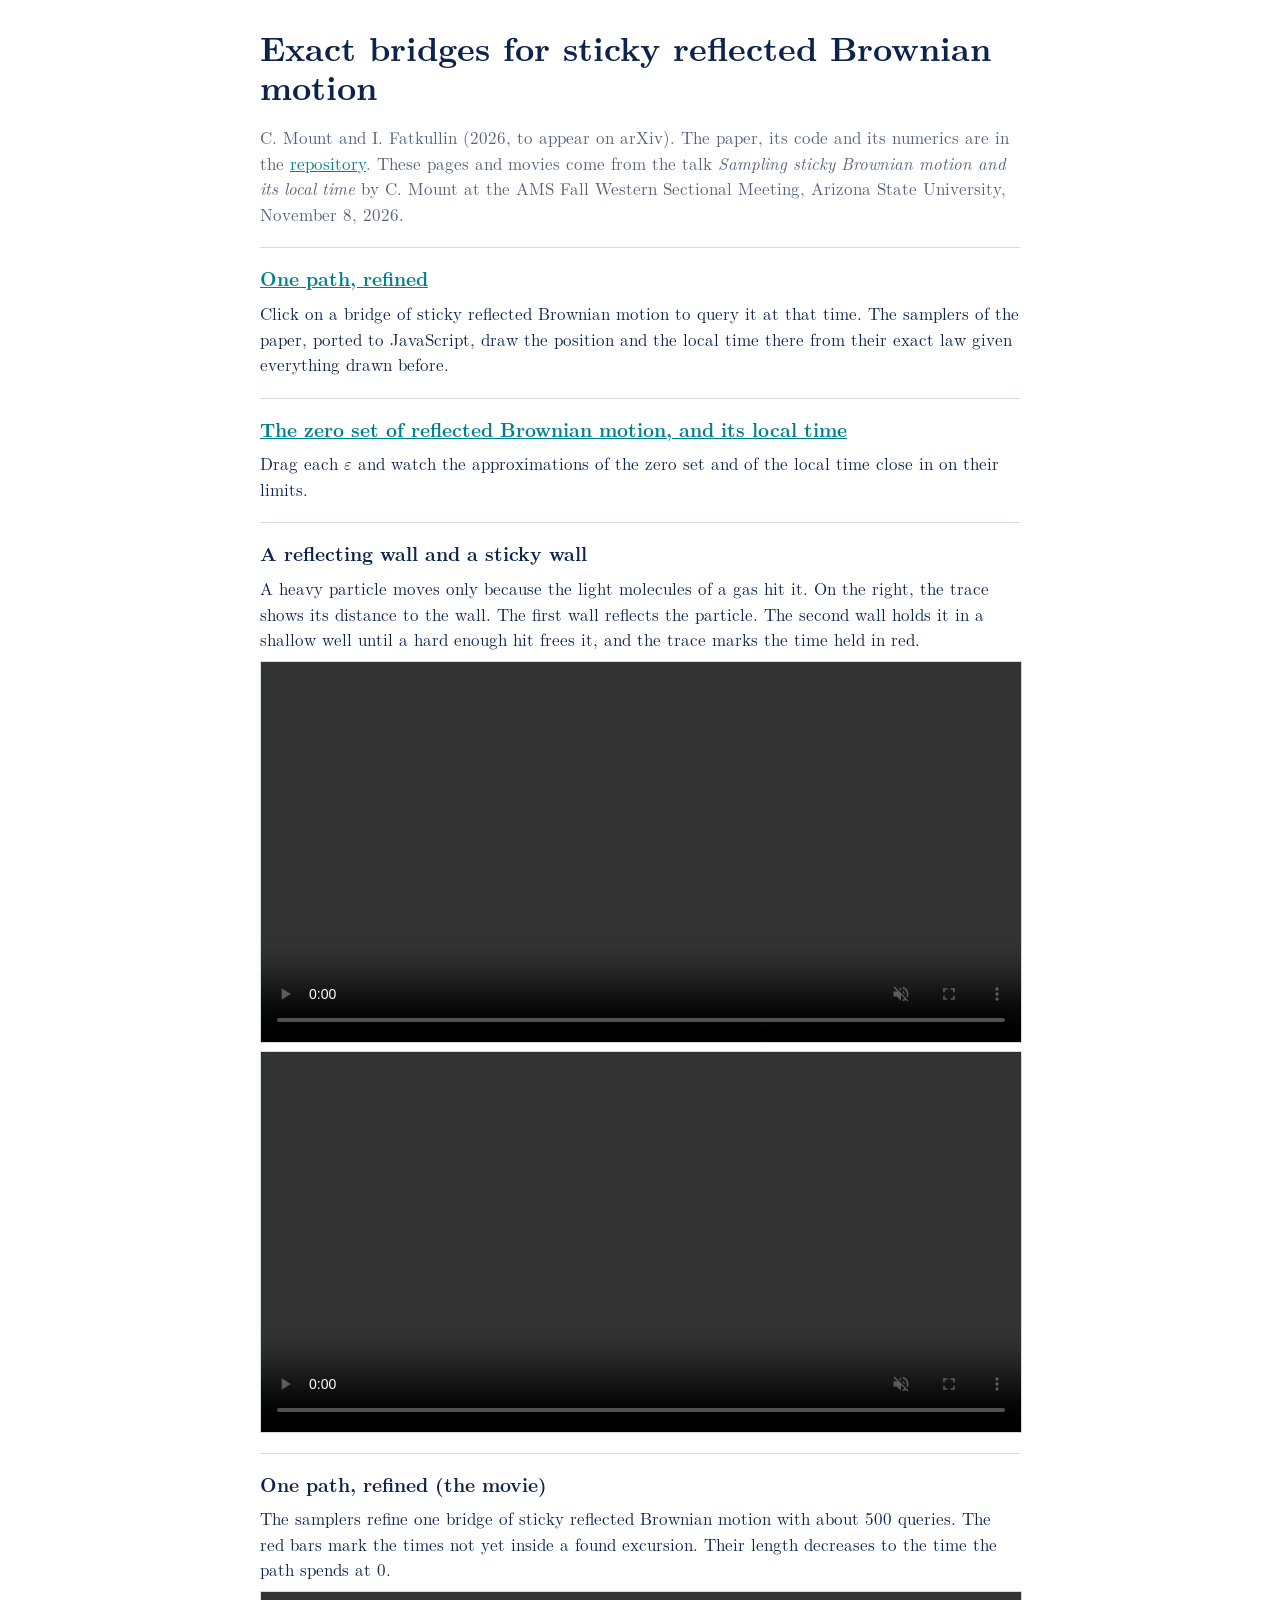
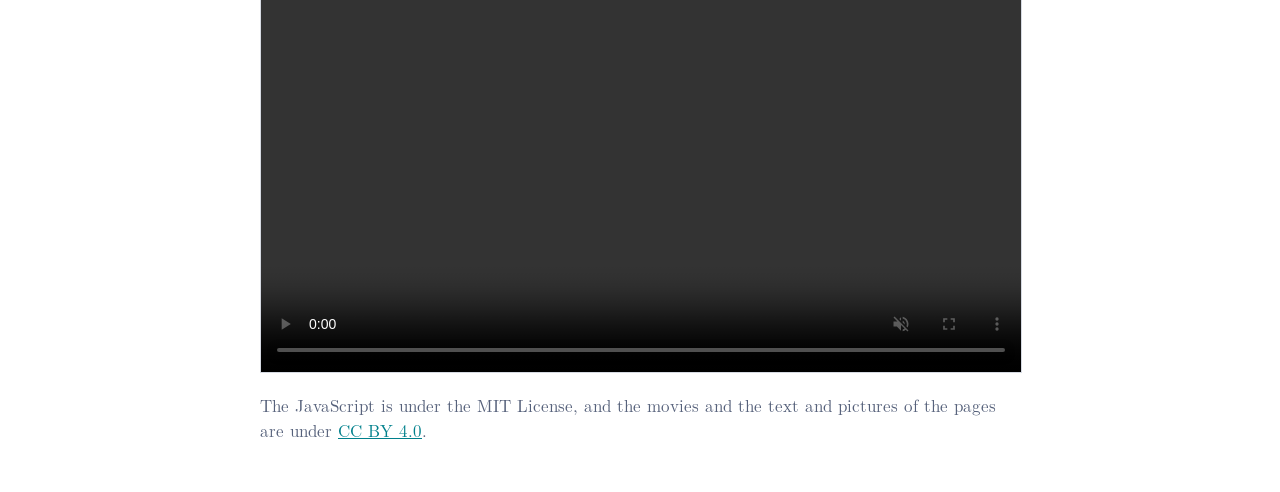
<file: docs/index.html>
<!doctype html>
<html lang="en">
<head>
<meta charset="utf-8">
<meta name="viewport" content="width=device-width, initial-scale=1">
<title>Exact bridges for sticky reflected Brownian motion</title>
<link rel="stylesheet" href="refine/fonts.css">
<style>
:root { --bg: #ffffff; --ink: #0c234b; --muted: #55607a; --rule: #d6dae2; --teal: #00808c;
        --body: "LM", "LMM", "LMX", "Latin Modern Roman", "Computer Modern", serif; }
@media (prefers-color-scheme: dark) { :root { --bg: #0d1220; --ink: #c9d6f2; --muted: #93a0b8; --rule: #2a3550; --teal: #4cc9d4; color-scheme: dark; } }
body { background: var(--bg); color: var(--ink); font-family: var(--body); font-size: 17px; line-height: 1.5; margin: 0; padding: 28px 16px 48px; }
main { max-width: 760px; margin: 0 auto; display: grid; gap: 20px; }
h1 { font-weight: 700; font-size: clamp(1.6rem, 4vw, 2.1rem); line-height: 1.15; margin: 0; }
p { margin: 0; }
.lede { color: var(--muted); }
section { border-top: 1px solid var(--rule); padding-top: 16px; display: grid; gap: 8px; }
h2 { font-size: 1.2rem; margin: 0; }
a { color: var(--teal); }
video { width: 100%; height: auto; border: 1px solid var(--rule); background: #fff; }
</style>
</head>
<body>
<main>
  <h1>Exact bridges for sticky reflected Brownian motion</h1>
  <p class="lede">C. Mount and I. Fatkullin (2026, to appear on arXiv). The paper, its code and its numerics are in the
    <a href="https://github.com/chris-mount-60/sticky-bm-bridges">repository</a>. These pages and movies come from the
    talk <i>Sampling sticky Brownian motion and its local time</i> by C. Mount at the AMS Fall Western Sectional Meeting,
    Arizona State University, November 8, 2026.</p>
  <section>
    <h2><a href="refine/">One path, refined</a></h2>
    <p>Click on a bridge of sticky reflected Brownian motion to query it at that time. The samplers of the paper,
      ported to JavaScript, draw the position and the local time there from their exact law given everything drawn
      before.</p>
  </section>
  <section>
    <h2><a href="zero-set/">The zero set of reflected Brownian motion, and its local time</a></h2>
    <p>Drag each 𝜀 and watch the approximations of the zero set and of the local time close in on their limits.</p>
  </section>
  <section>
    <h2>A reflecting wall and a sticky wall</h2>
    <p>A heavy particle moves only because the light molecules of a gas hit it. On the right, the trace shows its
      distance to the wall. The first wall reflects the particle. The second wall holds it in a shallow well until a
      hard enough hit frees it, and the trace marks the time held in red.</p>
    <video src="movies/reflecting_wall.mp4" controls muted playsinline preload="metadata"></video>
    <video src="movies/sticky_wall.mp4" controls muted playsinline preload="metadata"></video>
  </section>
  <section>
    <h2>One path, refined (the movie)</h2>
    <p>The samplers refine one bridge of sticky reflected Brownian motion with about 500 queries. The red bars mark the times
      not yet inside a found excursion. Their length decreases to the time the path spends at 0.</p>
    <video src="movies/one_path_refined.mp4" controls muted playsinline preload="metadata"></video>
  </section>
  <p class="lede">The JavaScript is under the MIT License, and the movies and the text and pictures of the pages are under
    <a href="https://creativecommons.org/licenses/by/4.0/">CC BY 4.0</a>.</p>
</main>
</body>
</html>
</file>
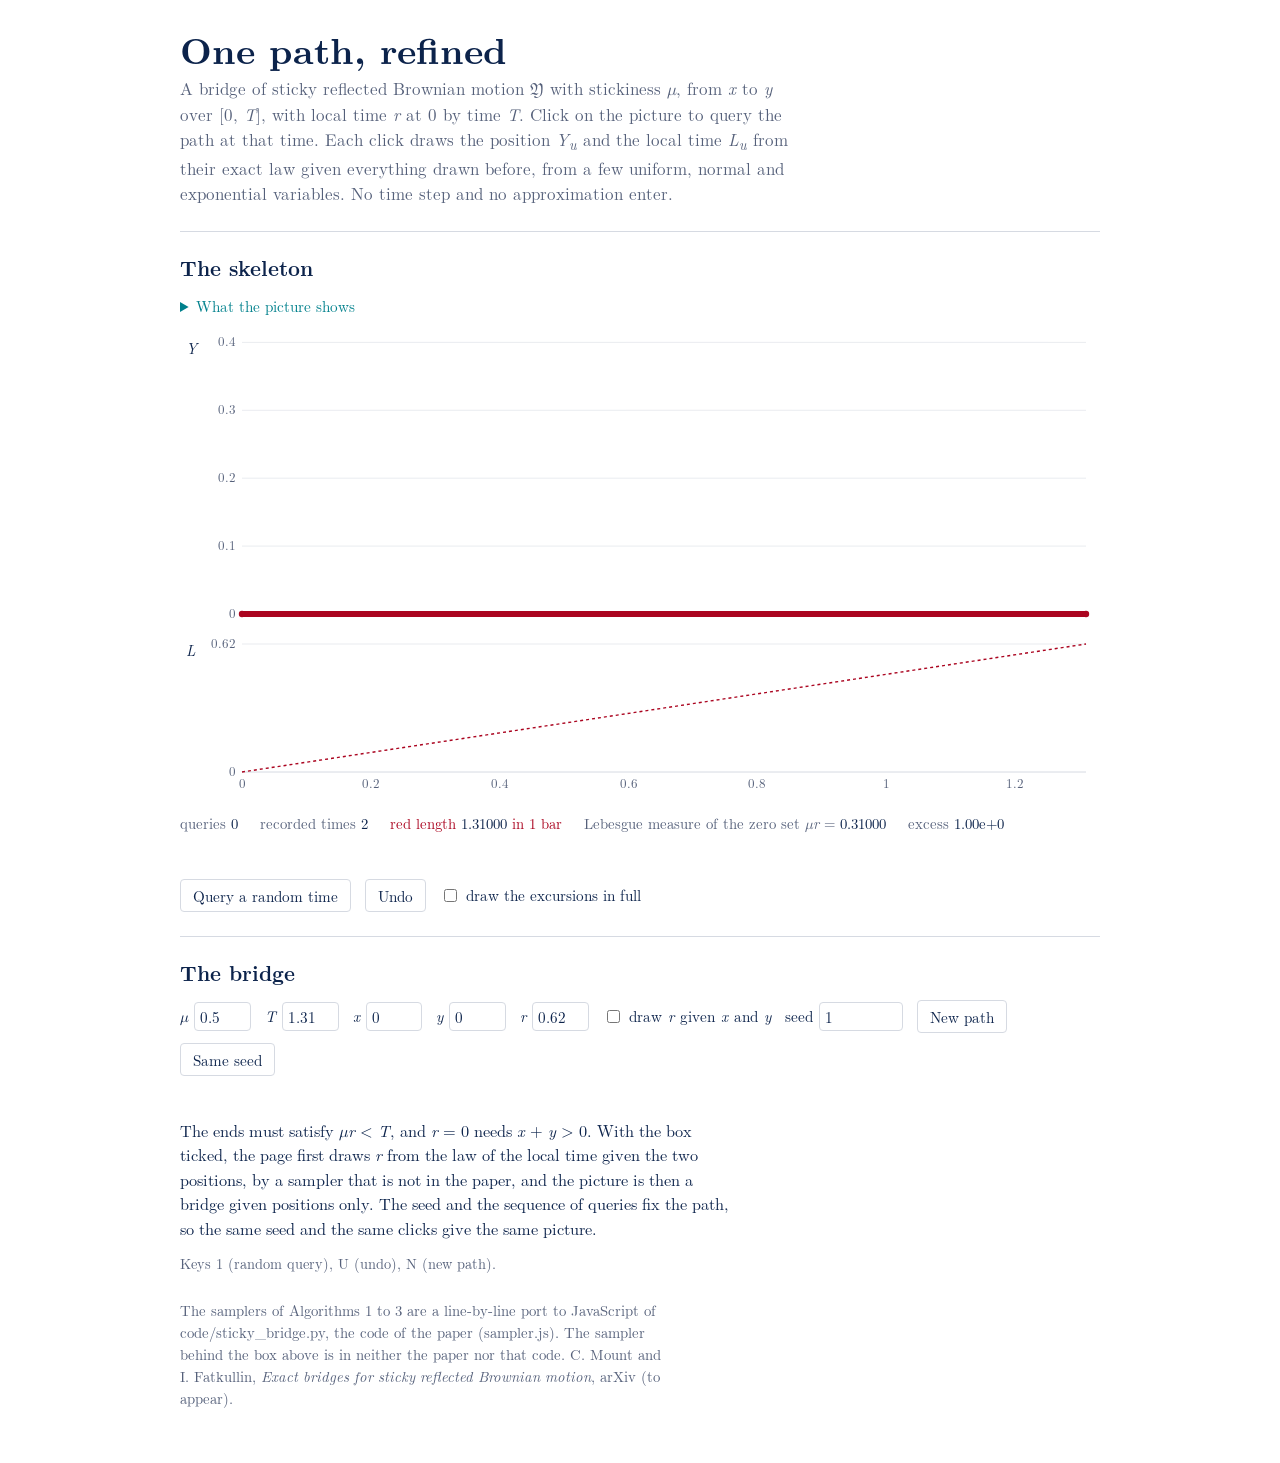
<file: docs/refine/index.html>
<!doctype html>
<html lang="en">
<head>
<meta charset="utf-8">
<meta name="viewport" content="width=device-width, initial-scale=1">
<title>One path, refined</title>
<link rel="stylesheet" href="fonts.css">
<style>
/* the style of the zero-set page (talk/zero_set) and of the talk pictures */
:root {
  --bg: #ffffff; --ink: #0c234b; --muted: #55607a; --rule: #d6dae2; --accent: #ab0520; --teal: #00808c;
  --ghost: #b4b4b4; --violet: #804da6; --band: rgba(171, 5, 32, 0.12);
  --body: "LM", "LMM", "LMX", "Latin Modern Roman", "Computer Modern", serif;
}
@media (prefers-color-scheme: dark) {
  :root { --bg: #0d1220; --ink: #c9d6f2; --muted: #93a0b8; --rule: #2a3550; --accent: #ff6b7f; --teal: #4cc9d4;
          --ghost: #4b5671; --violet: #b39dff; --band: rgba(255, 107, 127, 0.16); color-scheme: dark; }
}
body { background: var(--bg); color: var(--ink); font-family: var(--body); font-size: 17px; line-height: 1.5;
       padding: 28px max(16px, env(safe-area-inset-right, 0px)) 48px max(16px, env(safe-area-inset-left, 0px)); margin: 0; }
main { max-width: 920px; margin: 0 auto; display: grid; gap: 24px; }
header { display: grid; gap: 6px; }
h1 { font-weight: 700; font-size: clamp(1.7rem, 4vw, 2.3rem); line-height: 1.15; margin: 0; text-wrap: balance; }
h2 { font-weight: 700; font-size: 1.3rem; margin: 0; }
.lede { color: var(--muted); max-width: 68ch; margin: 0; }
section { border-top: 1px solid var(--rule); padding-top: 20px; display: grid; gap: 12px; min-width: 0; }
.def { margin: 0; max-width: 70ch; font-size: 1.02rem; }
canvas { display: block; width: 100%; height: 470px; cursor: crosshair; touch-action: manipulation; }
.ctrl { display: flex; flex-wrap: wrap; align-items: center; gap: 10px 14px; }
.ctrl label { font-size: 0.95rem; white-space: nowrap; display: inline-flex; align-items: center; gap: 6px; }
.ctrl input[type=number] { font-family: var(--body); font-size: 0.95rem; width: 5.6ch; color: var(--ink); background: transparent;
  border: 1px solid var(--rule); border-radius: 4px; padding: 3px 5px; font-variant-numeric: tabular-nums; }
.ctrl input[type=number].seed { width: 9ch; }
.ctrl input[type=number]:disabled { color: var(--muted); }
.ctrl input[type=checkbox] { accent-color: var(--accent); }
button { font-family: var(--body); font-size: 0.95rem; color: var(--ink); background: transparent; border: 1px solid var(--rule);
  border-radius: 4px; padding: 5px 12px; cursor: pointer; }
button:hover { border-color: var(--accent); }
button.on { border-color: var(--accent); color: var(--accent); }
button:focus-visible, input:focus-visible { outline: 2px solid var(--accent); outline-offset: 2px; }
.read { display: flex; flex-wrap: wrap; gap: 4px 22px; font-size: 0.92rem; font-variant-numeric: tabular-nums; color: var(--muted); min-height: 1.4em; }
.read b { color: var(--ink); font-weight: 400; }
.read .acc { color: var(--accent); }
.read .tl { color: var(--teal); }
.msg { color: var(--accent); font-size: 0.92rem; min-height: 1.3em; margin: 0; }
.keys { color: var(--muted); font-size: 0.9rem; margin: 0; }
details.more summary { cursor: pointer; color: var(--teal); font-size: 0.95rem; width: fit-content; }
details.more summary:hover { text-decoration: underline; }
details.more[open] summary { margin-bottom: 8px; }
footer { color: var(--muted); font-size: 0.92rem; max-width: 70ch; }
footer p { margin: 0 0 6px; }
a { color: var(--teal); }
code { font-family: var(--body); }
</style>
</head>
<body>
<main>
  <header>
    <h1>One path, refined</h1>
    <p class="lede">A bridge of sticky reflected Brownian motion 𝔜 with stickiness <i>μ</i>, from <i>x</i> to <i>y</i> over [0, <i>T</i>], with local time <i>r</i> at 0 by time <i>T</i>. Click on the picture to query the path at that time. Each click draws the position <i>Y<sub>u</sub></i> and the local time <i>L<sub>u</sub></i> from their exact law given everything drawn before, from a few uniform, normal and exponential variables. No time step and no approximation enter.</p>
  </header>

  <section aria-labelledby="h-path">
    <h2 id="h-path">The skeleton</h2>
    <details class="more"><summary>What the picture shows</summary>
      <p class="def">The sampler keeps a skeleton of the path, the times it has queried with the position and the local time at each, together with the zeros it has drawn. Between two recorded times the local time either stays constant, and then the path is a Bessel(3) bridge away from 0, or it grows, and then both ends sit at 0. The red bars mark the intervals where it grows. They hold the zero set of the path, and their total length decreases to its Lebesgue measure <i>μr</i> as the skeleton grows. A query in a red bar that lands above 0 also draws the start and the end of its excursion, so the new excursion leaves the red at once.</p>
    </details>
    <canvas id="cv" aria-label="The path above and its local time below; click to query the path"></canvas>
    <div class="read" id="read"></div>
    <div class="read" id="last"></div>
    <div class="ctrl">
      <button id="b-one" title="key 1">Query a random time</button>
      <button id="b-undo" title="key U">Undo</button>
      <label><input type="checkbox" id="c-fill"> draw the excursions in full</label>
    </div>
  </section>

  <section aria-labelledby="h-par">
    <h2 id="h-par">The bridge</h2>
    <div class="ctrl">
      <label><i>μ</i> <input type="number" id="p-mu" value="0.5" min="0.001" step="0.05"></label>
      <label><i>T</i> <input type="number" id="p-T" value="1.31" min="0.01" step="0.1"></label>
      <label><i>x</i> <input type="number" id="p-x" value="0" min="0" step="0.05"></label>
      <label><i>y</i> <input type="number" id="p-y" value="0" min="0" step="0.05"></label>
      <label><i>r</i> <input type="number" id="p-r" value="0.62" min="0" step="0.05"></label>
      <label><input type="checkbox" id="c-free"> draw <i>r</i> given <i>x</i> and <i>y</i></label>
      <label>seed <input type="number" class="seed" id="p-seed" value="1" min="0" step="1"></label>
      <button id="b-new" title="key N">New path</button>
      <button id="b-same">Same seed</button>
    </div>
    <p class="msg" id="msg"></p>
    <p class="def">The ends must satisfy <i>μr</i> &lt; <i>T</i>, and <i>r</i> = 0 needs <i>x</i> + <i>y</i> &gt; 0. With the box ticked, the page first draws <i>r</i> from the law of the local time given the two positions, by a sampler that is not in the paper, and the picture is then a bridge given positions only. The seed and the sequence of queries fix the path, so the same seed and the same clicks give the same picture.</p>
    <p class="keys">Keys 1 (random query), U (undo), N (new path).</p>
  </section>

  <footer>
    <p>The samplers of Algorithms 1 to 3 are a line-by-line port to JavaScript of <code>code/sticky_bridge.py</code>, the code of the paper (sampler.js). The sampler behind the box above is in neither the paper nor that code. C. Mount and I. Fatkullin, <i>Exact bridges for sticky reflected Brownian motion</i>, arXiv (to appear).</p>
  </footer>
</main>

<script src="sampler.js"></script>
<script>
(function () {
  'use strict';
  const S = window.StickySampler;
  const cv = document.getElementById('cv'), ctx = cv.getContext('2d');
  const $ = id => document.getElementById(id);
  const MAXPTS = 60000, MAXUNDO = 60;
  let P, R, rng, qrng, undo = [], hoverU = null, last = null, nQueries = 0, zTop = 0.5;

  function css(name) { return getComputedStyle(document.documentElement).getPropertyValue(name).trim(); }
  function num(id) { return parseFloat($(id).value); }

  // ------------------------------------------------------------------ a new path
  function newPath(seed) {
    const mu = num('p-mu'), T = num('p-T'), x = num('p-x'), y = num('p-y'), free = $('c-free').checked;
    let r = num('p-r');
    $('msg').textContent = '';
    if (!(mu > 0) || !(T > 0) || !(x >= 0) || !(y >= 0)) { $('msg').textContent = 'Need μ > 0, T > 0, x ≥ 0 and y ≥ 0.'; return; }
    rng = S.makeRng(seed); qrng = S.makeRng(seed ^ 0x5bd1e995);
    if (free) { r = S.local_time_given_positions(rng, x, y, T, mu); $('p-r').value = r.toPrecision(4); }
    else {
      if (!(r >= 0)) { $('msg').textContent = 'Need r ≥ 0.'; return; }
      if (mu * r >= T) { $('msg').textContent = 'Need μr < T: the path spends the time μr at 0.'; return; }
      if (r === 0 && x + y === 0) { $('msg').textContent = 'With r = 0 the path never reaches 0, so it needs x + y > 0.'; return; }
    }
    P = { mu, T, x, y, r, seed };
    R = S.Skeleton.bridge(rng, x, y, r, T, mu);
    undo = []; last = null; nQueries = 0;
    zTop = Math.max(0.35 * Math.sqrt(T), 1.15 * Math.max(x, y));
    fill(); draw();
  }

  // ------------------------------------------------------------------ queries
  function snapshot() {
    undo.push({ s: R.s.slice(), z: R.z.slice(), a: R.a.slice(), th: R.th.slice(), last, nQueries });
    if (undo.length > MAXUNDO) undo.shift();
  }
  function intervalOf(u) {               // index i with s_i < u < s_{i+1}, or -1 if u is recorded
    let lo = 0, hi = R.s.length;
    while (lo < hi) { const m = (lo + hi) >> 1; if (R.s[m] < u) lo = m + 1; else hi = m; }
    return (lo < R.s.length && R.s[lo] === u) ? -1 : lo - 1;
  }
  function ask(u) {                       // one query, with a note of the case for the readout
    const i = intervalOf(u);
    if (i < 0 || R.s.length >= MAXPTS) return null;
    const kind = R.a[i + 1] === R.a[i] ? 'constant' : 'increasing';
    const n0 = R.s.length;
    const [z, a] = R.query(rng, u);
    nQueries++;
    let g = null, d = null;
    if (R.s.length === n0 + 3) { const k = R.s.indexOf(u); g = R.s[k - 1]; d = R.s[k + 1]; }
    return { u, z, a, kind, g, d };
  }
  function fill() {                       // draws each excursion on a grid of about one query per pixel
    if (!$('c-fill').checked) return;
    const h = P.T / Math.max(300, cv.clientWidth - 76);
    const ts = [];
    for (let i = 0; i + 1 < R.s.length; i++) {
      if (R.a[i + 1] !== R.a[i]) continue;
      const L = R.s[i + 1] - R.s[i];
      if (L <= 1.5 * h) continue;
      const n = Math.ceil(L / h);
      for (let k = 1; k < n; k++) ts.push(R.s[i] + k * L / n);
    }
    for (const t of ts) { if (R.s.length >= MAXPTS) break; R.query(rng, t); }
  }
  function act(times) {                   // queries at the given times, in order, then the excursion fill
    snapshot();
    let q = null;
    for (const u of times) { const res = ask(u); if (res) q = res; }
    if (q) last = q;
    fill(); draw();
  }
  function redIntervals() {
    const out = [];
    for (let i = 0; i + 1 < R.s.length; i++) if (R.a[i + 1] !== R.a[i]) out.push([R.s[i], R.s[i + 1]]);
    return out;
  }
  function randomRedTime() {              // uniform on the red bars (on [0, T] if there are none)
    const red = redIntervals();
    let tot = 0; for (const [l, r] of red) tot += r - l;
    if (tot <= 0) return qrng.random() * P.T;
    let w = qrng.random() * tot;
    for (const [l, r] of red) { if (w < r - l) return l + w; w -= r - l; }
    return red[red.length - 1][1] * 0.999999;
  }
  function oneRandom() { act([$('c-fill').checked ? randomRedTime() : qrng.random() * P.T]); }
  function doUndo() {
    const st = undo.pop(); if (!st) return;
    R.s = st.s; R.z = st.z; R.a = st.a; R.th = st.th; last = st.last; nQueries = st.nQueries; draw();
  }
  // ------------------------------------------------------------------ drawing
  let geo = null;
  function layout() {
    const dpr = window.devicePixelRatio || 1, w = cv.clientWidth, h = cv.clientHeight;
    cv.width = Math.round(w * dpr); cv.height = Math.round(h * dpr);
    ctx.setTransform(dpr, 0, 0, dpr, 0, 0);
    const L = 62, Rm = 14, top = 12, ph = Math.round((h - 70) * 0.68), gapv = 30, lh = h - 70 - ph;
    geo = { w, h, L, Rm, top, ph, ly: top + ph + gapv, lh };
  }
  function X(u) { return geo.L + (u / P.T) * (geo.w - geo.L - geo.Rm); }
  function U(px) { return (px - geo.L) / (geo.w - geo.L - geo.Rm) * P.T; }
  function Yp(z) { return geo.top + geo.ph * (1 - z / zTop); }
  function Yl(a) { return geo.ly + geo.lh * (1 - (P.r > 0 ? a / P.r : 0)); }

  function axes(ink, muted, rule) {
    ctx.strokeStyle = rule; ctx.lineWidth = 1; ctx.fillStyle = muted;
    ctx.font = '13px LM, "Latin Modern Roman", serif'; ctx.textAlign = 'right'; ctx.textBaseline = 'middle';
    const step = niceStep(zTop / 3);
    for (let v = 0; v <= zTop * 1.0001; v += step) {
      ctx.beginPath(); ctx.moveTo(geo.L, Yp(v)); ctx.lineTo(geo.w - geo.Rm, Yp(v)); ctx.globalAlpha = v === 0 ? 1 : 0.5; ctx.stroke(); ctx.globalAlpha = 1;
      ctx.fillText(fmt(v), geo.L - 6, Yp(v));
    }
    ctx.beginPath(); ctx.moveTo(geo.L, Yl(0)); ctx.lineTo(geo.w - geo.Rm, Yl(0)); ctx.stroke();
    if (P.r > 0) { ctx.globalAlpha = 0.5; ctx.beginPath(); ctx.moveTo(geo.L, Yl(P.r)); ctx.lineTo(geo.w - geo.Rm, Yl(P.r)); ctx.stroke(); ctx.globalAlpha = 1;
      ctx.fillText(fmt(P.r), geo.L - 6, Yl(P.r)); }
    ctx.fillText('0', geo.L - 6, Yl(0));
    ctx.textAlign = 'center'; ctx.textBaseline = 'top';
    const ts = niceStep(P.T / 6);
    for (let t = 0; t <= P.T * 1.0001; t += ts) ctx.fillText(fmt(t), X(t), Yl(0) + 6);
    ctx.save(); ctx.fillStyle = ink; ctx.font = 'italic 15px LM, "Latin Modern Roman", serif'; ctx.textAlign = 'left'; ctx.textBaseline = 'top';
    ctx.fillText('Y', 6, geo.top); ctx.fillText('L', 6, geo.ly); ctx.restore();
  }
  function niceStep(x) { const p = Math.pow(10, Math.floor(Math.log10(x))), m = x / p; return p * (m < 1.5 ? 1 : m < 3.5 ? 2 : m < 7.5 ? 5 : 10); }
  function fmt(v) { return Math.abs(v) < 1e-12 ? '0' : (+v.toPrecision(3)).toString(); }

  function draw() {
    if (!P) return;
    layout();
    const ink = css('--ink'), acc = css('--accent'), teal = css('--teal'), muted = css('--muted'), rule = css('--rule'), ghost = css('--ghost');
    const n = R.s.length;
    for (let i = 0; i < n; i++) if (R.z[i] > zTop * 0.95) zTop = R.z[i] / 0.8;
    ctx.clearRect(0, 0, geo.w, geo.h);
    axes(ink, muted, rule);
    // red bars: the increasing intervals, on the axis of the path and as a band under the local time
    let red = 0, nRed = 0;
    ctx.fillStyle = acc;
    for (let i = 0; i + 1 < n; i++) {
      if (R.a[i + 1] === R.a[i]) continue;
      red += R.s[i + 1] - R.s[i]; nRed++;
      const x0 = X(R.s[i]), x1 = Math.max(X(R.s[i + 1]), x0 + 1);
      ctx.fillRect(x0, Yp(0) - 3, x1 - x0, 6);
    }
    // the path on the constant intervals
    ctx.strokeStyle = ink; ctx.lineWidth = 1.3; ctx.lineJoin = 'round'; ctx.beginPath();
    for (let i = 0; i + 1 < n; i++) {
      if (R.a[i + 1] !== R.a[i]) continue;
      ctx.moveTo(X(R.s[i]), Yp(R.z[i])); ctx.lineTo(X(R.s[i + 1]), Yp(R.z[i + 1]));
    }
    ctx.stroke();
    // the local time: flat on constant intervals, unknown (dashed) across the red
    ctx.strokeStyle = ink; ctx.lineWidth = 1.4; ctx.beginPath();
    for (let i = 0; i + 1 < n; i++) if (R.a[i + 1] === R.a[i]) { ctx.moveTo(X(R.s[i]), Yl(R.a[i])); ctx.lineTo(X(R.s[i + 1]), Yl(R.a[i])); }
    ctx.stroke();
    ctx.strokeStyle = acc; ctx.setLineDash([3, 3]); ctx.beginPath();
    for (let i = 0; i + 1 < n; i++) if (R.a[i + 1] !== R.a[i]) { ctx.moveTo(X(R.s[i]), Yl(R.a[i])); ctx.lineTo(X(R.s[i + 1]), Yl(R.a[i + 1])); }
    ctx.stroke(); ctx.setLineDash([]);
    // recorded points: dots while they are few, zeros in red
    const rad = n < 60 ? 3.2 : n < 400 ? 2 : 0;
    if (rad > 0) for (let i = 0; i < n; i++) {
      ctx.fillStyle = R.z[i] === 0 ? acc : ink;
      ctx.beginPath(); ctx.arc(X(R.s[i]), Yp(R.z[i]), rad, 0, 2 * Math.PI); ctx.fill();
    }
    // the last query and the zeros it drew
    if (last) {
      ctx.strokeStyle = teal; ctx.lineWidth = 2;
      ring(X(last.u), Yp(last.z), 6);
      ring(X(last.u), Yl(last.a), 5);
      if (last.g !== null) { ring(X(last.g), Yp(0), 5); ring(X(last.d), Yp(0), 5); }
    }
    // hover cursor
    if (hoverU !== null) {
      ctx.strokeStyle = ghost; ctx.lineWidth = 1; ctx.beginPath();
      ctx.moveTo(X(hoverU), geo.top); ctx.lineTo(X(hoverU), Yl(0)); ctx.stroke();
    }
    // readouts
    const mr = P.mu * P.r;
    $('read').innerHTML =
      `<span>queries <b>${nQueries}</b></span><span>recorded times <b>${n}</b></span>` +
      `<span class="acc">red length <b>${red.toFixed(5)}</b> in ${nRed} bar${nRed === 1 ? '' : 's'}</span>` +
      `<span>Lebesgue measure of the zero set <i>μr</i> = <b>${mr.toFixed(5)}</b></span>` +
      (P.r > 0 ? `<span>excess <b>${(red - mr).toExponential(2)}</b></span>` : '');
    lastLine();
  }
  function ring(x, y, r) { ctx.beginPath(); ctx.arc(x, y, r, 0, 2 * Math.PI); ctx.stroke(); }
  function lastLine() {
    let html = '';
    if (last) {
      html += `<span class="tl">last query at <i>u</i> = <b>${last.u.toFixed(4)}</b></span>` +
        `<span><i>Y<sub>u</sub></i> = <b>${last.z.toFixed(4)}</b></span><span><i>L<sub>u</sub></i> = <b>${last.a.toFixed(4)}</b></span>` +
        `<span>${last.kind === 'constant' ? 'a Bessel(3) bridge' : 'a middle bridge'}</span>` +
        (last.g !== null ? `<span>new excursion from <b>${last.g.toFixed(4)}</b> to <b>${last.d.toFixed(4)}</b></span>` : '');
    }
    if (hoverU !== null && R.s.length) {
      const i = Math.max(0, Math.min(R.s.length - 1, nearest(hoverU)));
      html += `<span>nearest recorded time <b>${R.s[i].toFixed(4)}</b>, <i>Y</i> = <b>${R.z[i].toFixed(4)}</b>, <i>L</i> = <b>${R.a[i].toFixed(4)}</b></span>`;
    }
    $('last').innerHTML = html;
  }
  function nearest(u) {
    let lo = 0, hi = R.s.length;
    while (lo < hi) { const m = (lo + hi) >> 1; if (R.s[m] < u) lo = m + 1; else hi = m; }
    if (lo > 0 && (lo === R.s.length || u - R.s[lo - 1] < R.s[lo] - u)) lo--;
    return lo;
  }

  // ------------------------------------------------------------------ events
  cv.addEventListener('click', e => {
    const rect = cv.getBoundingClientRect(), u = U(e.clientX - rect.left);
    if (u > 0 && u < P.T) act([u]);
  });
  cv.addEventListener('mousemove', e => {
    const rect = cv.getBoundingClientRect(), u = U(e.clientX - rect.left);
    hoverU = (u > 0 && u < P.T) ? u : null; draw();
  });
  cv.addEventListener('mouseleave', () => { hoverU = null; draw(); });
  $('b-one').onclick = oneRandom;
  $('b-undo').onclick = doUndo;
  $('b-new').onclick = () => { $('p-seed').value = Math.floor(Math.random() * 1e6); newPath(+$('p-seed').value); };
  $('b-same').onclick = () => { newPath(+$('p-seed').value); };
  $('c-fill').onchange = () => { if ($('c-fill').checked) { snapshot(); fill(); } draw(); };
  $('c-free').onchange = () => { $('p-r').disabled = $('c-free').checked; };
  for (const id of ['p-mu', 'p-T', 'p-x', 'p-y', 'p-r']) $(id).addEventListener('change', () => { newPath(+$('p-seed').value); });
  document.addEventListener('keydown', e => {
    if (e.target.tagName === 'INPUT' || e.metaKey || e.ctrlKey || e.altKey) return;
    const k = e.key.toLowerCase();
    if (k === '1') oneRandom();
    else if (k === 'u') doUndo(); else if (k === 'n') $('b-new').onclick();
    else return;
  });
  window.addEventListener('resize', draw);
  if (window.matchMedia) window.matchMedia('(prefers-color-scheme: dark)').addEventListener('change', draw);
  if (document.fonts) document.fonts.ready.then(draw);
  newPath(1);
})();
</script>
</body>
</html>
</file>
<file: docs/refine/fonts.css>
@font-face { font-family: "LM"; font-style: normal; font-weight: 400; src: url([data-uri]) format("woff2"); }
@font-face { font-family: "LM"; font-style: italic; font-weight: 400; src: url([data-uri]) format("woff2"); }
@font-face { font-family: "LM"; font-style: normal; font-weight: 700; src: url([data-uri]) format("woff2"); }
@font-face { font-family: "LMM"; font-style: normal; font-weight: 400; src: url([data-uri]) format("woff2"); }
@font-face { font-family: "LMX"; font-style: normal; font-weight: 400; src: url([data-uri]) format("woff2"); }
</file>
